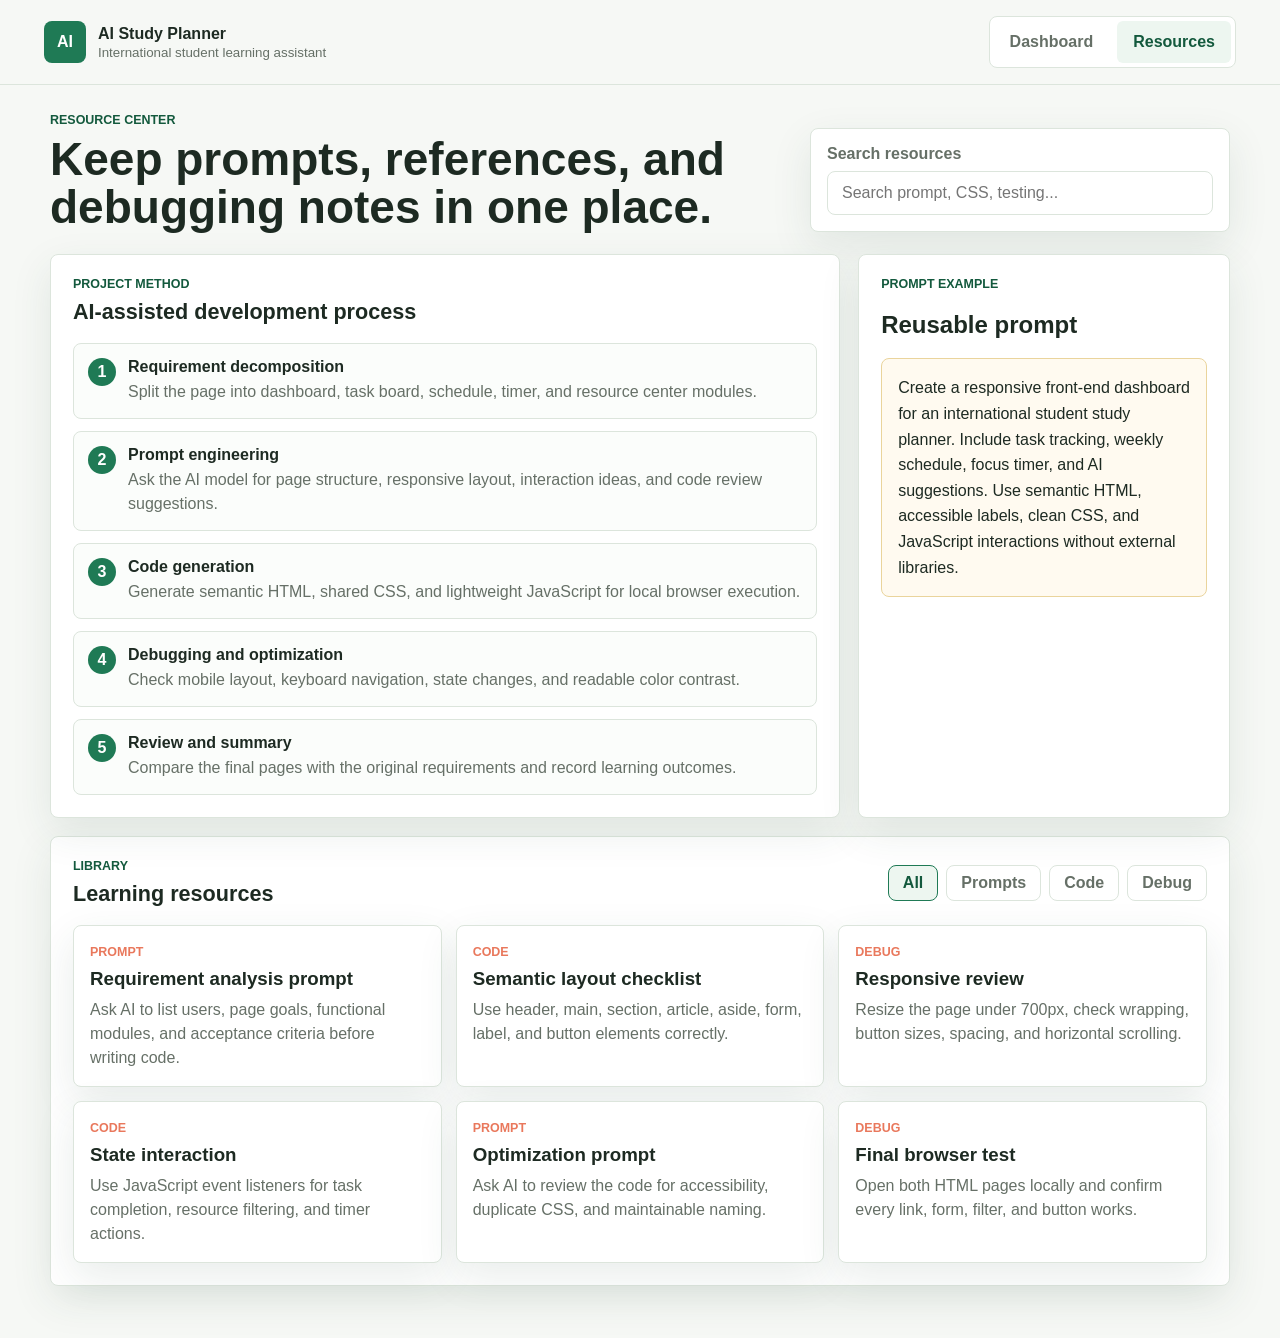
<file: resources.html>
<!DOCTYPE html>
<html lang="en">
<head>
  <meta charset="UTF-8">
  <meta name="viewport" content="width=device-width, initial-scale=1.0">
  <title>AI Study Planner | Resources</title>
  <link rel="stylesheet" href="style.css">
</head>
<body>
  <header class="topbar">
    <a class="brand" href="index.html" aria-label="AI Study Planner dashboard">
      <span class="brand-mark">AI</span>
      <span>
        <strong>AI Study Planner</strong>
        <small>International student learning assistant</small>
      </span>
    </a>
    <nav class="nav" aria-label="Main navigation">
      <a href="index.html">Dashboard</a>
      <a class="active" href="resources.html">Resources</a>
    </nav>
  </header>

  <main class="shell">
    <section class="workspace-intro">
      <div>
        <p class="eyebrow">Resource center</p>
        <h1>Keep prompts, references, and debugging notes in one place.</h1>
      </div>
      <div class="search-box">
        <label for="resourceSearch">Search resources</label>
        <input id="resourceSearch" type="search" placeholder="Search prompt, CSS, testing...">
      </div>
    </section>

    <section class="resource-layout">
      <article class="panel">
        <div class="panel-heading">
          <div>
            <p class="eyebrow">Project method</p>
            <h2>AI-assisted development process</h2>
          </div>
        </div>
        <ol class="process-list">
          <li>
            <strong>Requirement decomposition</strong>
            <span>Split the page into dashboard, task board, schedule, timer, and resource center modules.</span>
          </li>
          <li>
            <strong>Prompt engineering</strong>
            <span>Ask the AI model for page structure, responsive layout, interaction ideas, and code review suggestions.</span>
          </li>
          <li>
            <strong>Code generation</strong>
            <span>Generate semantic HTML, shared CSS, and lightweight JavaScript for local browser execution.</span>
          </li>
          <li>
            <strong>Debugging and optimization</strong>
            <span>Check mobile layout, keyboard navigation, state changes, and readable color contrast.</span>
          </li>
          <li>
            <strong>Review and summary</strong>
            <span>Compare the final pages with the original requirements and record learning outcomes.</span>
          </li>
        </ol>
      </article>

      <aside class="panel">
        <p class="eyebrow">Prompt example</p>
        <h2>Reusable prompt</h2>
        <p class="prompt-card">Create a responsive front-end dashboard for an international student study planner. Include task tracking, weekly schedule, focus timer, and AI suggestions. Use semantic HTML, accessible labels, clean CSS, and JavaScript interactions without external libraries.</p>
      </aside>
    </section>

    <section class="panel">
      <div class="panel-heading">
        <div>
          <p class="eyebrow">Library</p>
          <h2>Learning resources</h2>
        </div>
        <div class="chip-row" aria-label="Resource filters">
          <button class="chip active" data-filter="all" type="button">All</button>
          <button class="chip" data-filter="prompt" type="button">Prompts</button>
          <button class="chip" data-filter="code" type="button">Code</button>
          <button class="chip" data-filter="debug" type="button">Debug</button>
        </div>
      </div>

      <div class="resource-grid" id="resourceGrid">
        <article class="resource-card" data-category="prompt">
          <span>Prompt</span>
          <h3>Requirement analysis prompt</h3>
          <p>Ask AI to list users, page goals, functional modules, and acceptance criteria before writing code.</p>
        </article>
        <article class="resource-card" data-category="code">
          <span>Code</span>
          <h3>Semantic layout checklist</h3>
          <p>Use header, main, section, article, aside, form, label, and button elements correctly.</p>
        </article>
        <article class="resource-card" data-category="debug">
          <span>Debug</span>
          <h3>Responsive review</h3>
          <p>Resize the page under 700px, check wrapping, button sizes, spacing, and horizontal scrolling.</p>
        </article>
        <article class="resource-card" data-category="code">
          <span>Code</span>
          <h3>State interaction</h3>
          <p>Use JavaScript event listeners for task completion, resource filtering, and timer actions.</p>
        </article>
        <article class="resource-card" data-category="prompt">
          <span>Prompt</span>
          <h3>Optimization prompt</h3>
          <p>Ask AI to review the code for accessibility, duplicate CSS, and maintainable naming.</p>
        </article>
        <article class="resource-card" data-category="debug">
          <span>Debug</span>
          <h3>Final browser test</h3>
          <p>Open both HTML pages locally and confirm every link, form, filter, and button works.</p>
        </article>
      </div>
    </section>
  </main>

  <script src="app.js"></script>
</body>
</html>
</file>
<file: style.css>
:root {
  --bg: #f6f8f5;
  --surface: #ffffff;
  --surface-soft: #edf6f0;
  --ink: #1d2a22;
  --muted: #667067;
  --line: #dce5dc;
  --primary: #1f7a55;
  --primary-strong: #13593d;
  --mint: #7fc7a4;
  --coral: #e9785c;
  --gold: #d8a13f;
  --shadow: 0 14px 40px rgba(44, 75, 56, 0.10);
}

* {
  box-sizing: border-box;
}

body {
  margin: 0;
  min-height: 100vh;
  background: var(--bg);
  color: var(--ink);
  font-family: Arial, Helvetica, sans-serif;
}

button,
input,
select {
  font: inherit;
}

button,
.nav a {
  min-height: 42px;
}

button {
  border: 0;
  border-radius: 8px;
  background: var(--primary);
  color: #ffffff;
  padding: 0 18px;
  font-weight: 700;
  cursor: pointer;
}

button:hover {
  background: var(--primary-strong);
}

.secondary-button {
  border: 1px solid var(--line);
  background: #ffffff;
  color: var(--primary-strong);
}

.secondary-button:hover {
  background: var(--surface-soft);
}

.topbar {
  position: sticky;
  top: 0;
  z-index: 10;
  display: flex;
  align-items: center;
  justify-content: space-between;
  gap: 20px;
  padding: 16px clamp(18px, 4vw, 44px);
  background: rgba(246, 248, 245, 0.94);
  border-bottom: 1px solid var(--line);
  backdrop-filter: blur(12px);
}

.brand {
  display: flex;
  align-items: center;
  gap: 12px;
  color: var(--ink);
  text-decoration: none;
}

.brand-mark {
  display: grid;
  place-items: center;
  width: 42px;
  height: 42px;
  border-radius: 8px;
  background: var(--primary);
  color: #ffffff;
  font-weight: 800;
}

.brand strong,
.brand small {
  display: block;
}

.brand small {
  margin-top: 2px;
  color: var(--muted);
}

.nav {
  display: flex;
  gap: 8px;
  padding: 4px;
  border: 1px solid var(--line);
  border-radius: 8px;
  background: #ffffff;
}

.nav a {
  display: flex;
  align-items: center;
  border-radius: 6px;
  color: var(--muted);
  padding: 0 16px;
  text-decoration: none;
  font-weight: 700;
}

.nav a.active,
.nav a:hover {
  background: var(--surface-soft);
  color: var(--primary-strong);
}

.shell {
  width: min(1180px, calc(100% - 32px));
  margin: 0 auto;
  padding: 28px 0 52px;
}

.workspace-intro {
  display: grid;
  grid-template-columns: minmax(0, 1fr) minmax(280px, 420px);
  align-items: end;
  gap: 24px;
  margin-bottom: 22px;
}

.workspace-intro h1 {
  max-width: 760px;
  margin: 0;
  font-size: clamp(30px, 4vw, 46px);
  line-height: 1.05;
}

.eyebrow {
  margin: 0 0 8px;
  color: var(--primary-strong);
  font-size: 0.78rem;
  font-weight: 800;
  text-transform: uppercase;
}

.quick-add,
.search-box {
  padding: 16px;
  border: 1px solid var(--line);
  border-radius: 8px;
  background: var(--surface);
  box-shadow: var(--shadow);
}

.quick-add label,
.search-box label {
  display: block;
  margin-bottom: 8px;
  color: var(--muted);
  font-weight: 700;
}

.quick-row {
  display: flex;
  gap: 10px;
}

input,
select {
  width: 100%;
  border: 1px solid var(--line);
  border-radius: 8px;
  background: #ffffff;
  color: var(--ink);
  padding: 12px 14px;
}

select {
  width: auto;
}

.metric-grid,
.content-grid,
.resource-layout {
  display: grid;
  gap: 18px;
}

.metric-grid {
  grid-template-columns: repeat(3, minmax(0, 1fr));
  margin-bottom: 18px;
}

.content-grid,
.resource-layout {
  grid-template-columns: minmax(0, 1.7fr) minmax(280px, 0.8fr);
  margin-bottom: 18px;
}

.panel,
.metric-card,
.resource-card {
  border: 1px solid var(--line);
  border-radius: 8px;
  background: var(--surface);
  box-shadow: var(--shadow);
}

.panel {
  padding: 22px;
}

.metric-card {
  padding: 18px;
}

.metric-card span,
.metric-card strong {
  display: block;
}

.metric-card span {
  color: var(--muted);
  font-weight: 700;
}

.metric-card strong {
  margin: 10px 0;
  font-size: 2rem;
}

.meter {
  overflow: hidden;
  height: 9px;
  border-radius: 999px;
  background: #e9eee9;
}

.meter span {
  display: block;
  height: 100%;
  border-radius: inherit;
  background: var(--primary);
}

.meter.mint span {
  background: var(--mint);
}

.meter.coral span {
  background: var(--coral);
}

.panel-heading {
  display: flex;
  align-items: center;
  justify-content: space-between;
  gap: 16px;
  margin-bottom: 18px;
}

.panel-heading h2,
.assistant-panel h2,
.timer-panel h2 {
  margin: 0;
  font-size: 1.35rem;
}

.task-list,
.process-list {
  display: grid;
  gap: 12px;
  margin: 0;
  padding: 0;
  list-style: none;
}

.task-list li {
  display: flex;
  align-items: center;
  justify-content: space-between;
  gap: 12px;
  padding: 14px;
  border: 1px solid var(--line);
  border-radius: 8px;
}

.task-list label {
  display: flex;
  align-items: flex-start;
  gap: 12px;
}

.task-list input {
  width: 20px;
  height: 20px;
  margin-top: 2px;
  accent-color: var(--primary);
}

.task-list strong,
.task-list small {
  display: block;
}

.task-list small,
.task-list em {
  color: var(--muted);
}

.task-list em {
  flex: 0 0 auto;
  font-size: 0.9rem;
  font-style: normal;
  font-weight: 700;
}

.task-list li.is-hidden,
.resource-card.is-hidden {
  display: none;
}

.assistant-panel {
  background: #fffaf0;
}

.assistant-panel p:last-of-type {
  color: #4a4336;
  line-height: 1.55;
}

.schedule {
  display: grid;
  grid-template-columns: repeat(5, minmax(0, 1fr));
  gap: 12px;
}

.schedule div {
  min-height: 112px;
  padding: 14px;
  border: 1px solid var(--line);
  border-radius: 8px;
  background: #fbfdfb;
}

.schedule strong,
.schedule span {
  display: block;
}

.schedule strong {
  margin-bottom: 16px;
  color: var(--primary-strong);
}

.schedule .current {
  border-color: var(--primary);
  background: var(--surface-soft);
}

.timer-panel h2 {
  margin: 14px 0;
  font-size: 3rem;
}

.timer-actions {
  display: flex;
  gap: 10px;
}

.process-list {
  counter-reset: step;
}

.process-list li {
  position: relative;
  padding: 14px 14px 14px 54px;
  border: 1px solid var(--line);
  border-radius: 8px;
  background: #fbfdfb;
}

.process-list li::before {
  position: absolute;
  top: 14px;
  left: 14px;
  display: grid;
  place-items: center;
  width: 28px;
  height: 28px;
  border-radius: 50%;
  background: var(--primary);
  color: #ffffff;
  content: counter(step);
  counter-increment: step;
  font-weight: 800;
}

.process-list strong,
.process-list span {
  display: block;
}

.process-list span {
  margin-top: 4px;
  color: var(--muted);
  line-height: 1.5;
}

.prompt-card {
  margin: 0;
  padding: 16px;
  border: 1px solid #ead49c;
  border-radius: 8px;
  background: #fffaf0;
  line-height: 1.6;
}

.chip-row {
  display: flex;
  flex-wrap: wrap;
  gap: 8px;
}

.chip {
  min-height: 36px;
  border: 1px solid var(--line);
  background: #ffffff;
  color: var(--muted);
  padding: 0 14px;
}

.chip.active,
.chip:hover {
  border-color: var(--primary);
  background: var(--surface-soft);
  color: var(--primary-strong);
}

.resource-grid {
  display: grid;
  grid-template-columns: repeat(3, minmax(0, 1fr));
  gap: 14px;
}

.resource-card {
  padding: 16px;
}

.resource-card span {
  color: var(--coral);
  font-size: 0.78rem;
  font-weight: 800;
  text-transform: uppercase;
}

.resource-card h3 {
  margin: 8px 0;
}

.resource-card p {
  margin: 0;
  color: var(--muted);
  line-height: 1.5;
}

@media (max-width: 900px) {
  .topbar,
  .workspace-intro,
  .content-grid,
  .resource-layout {
    grid-template-columns: 1fr;
  }

  .topbar {
    display: grid;
  }

  .metric-grid,
  .resource-grid,
  .schedule {
    grid-template-columns: repeat(2, minmax(0, 1fr));
  }
}

@media (max-width: 640px) {
  .shell {
    width: min(100% - 24px, 1180px);
    padding-top: 20px;
  }

  .brand small {
    display: none;
  }

  .nav,
  .quick-row,
  .panel-heading,
  .timer-actions {
    align-items: stretch;
    flex-direction: column;
  }

  .nav a {
    justify-content: center;
  }

  .workspace-intro h1 {
    font-size: 2rem;
  }

  .metric-grid,
  .resource-grid,
  .schedule {
    grid-template-columns: 1fr;
  }

  .task-list li {
    align-items: flex-start;
    flex-direction: column;
  }
}
</file>
